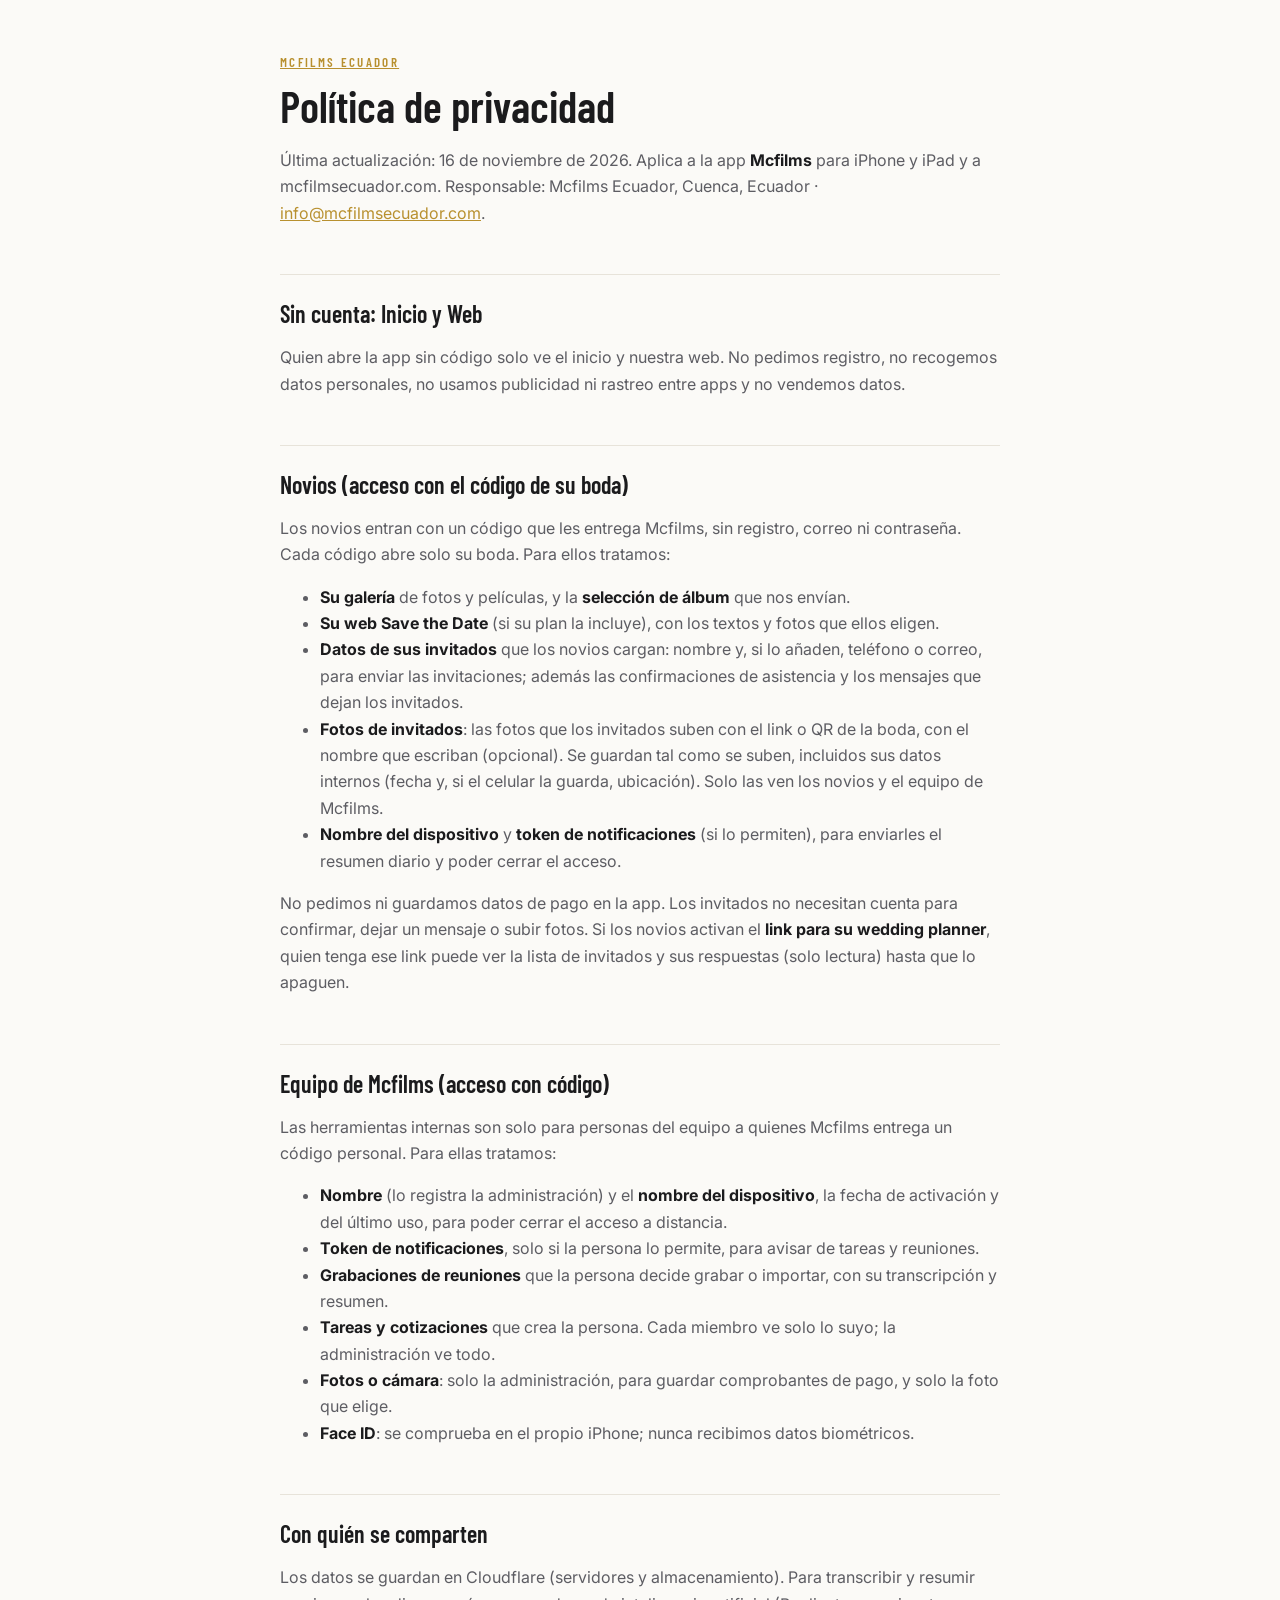
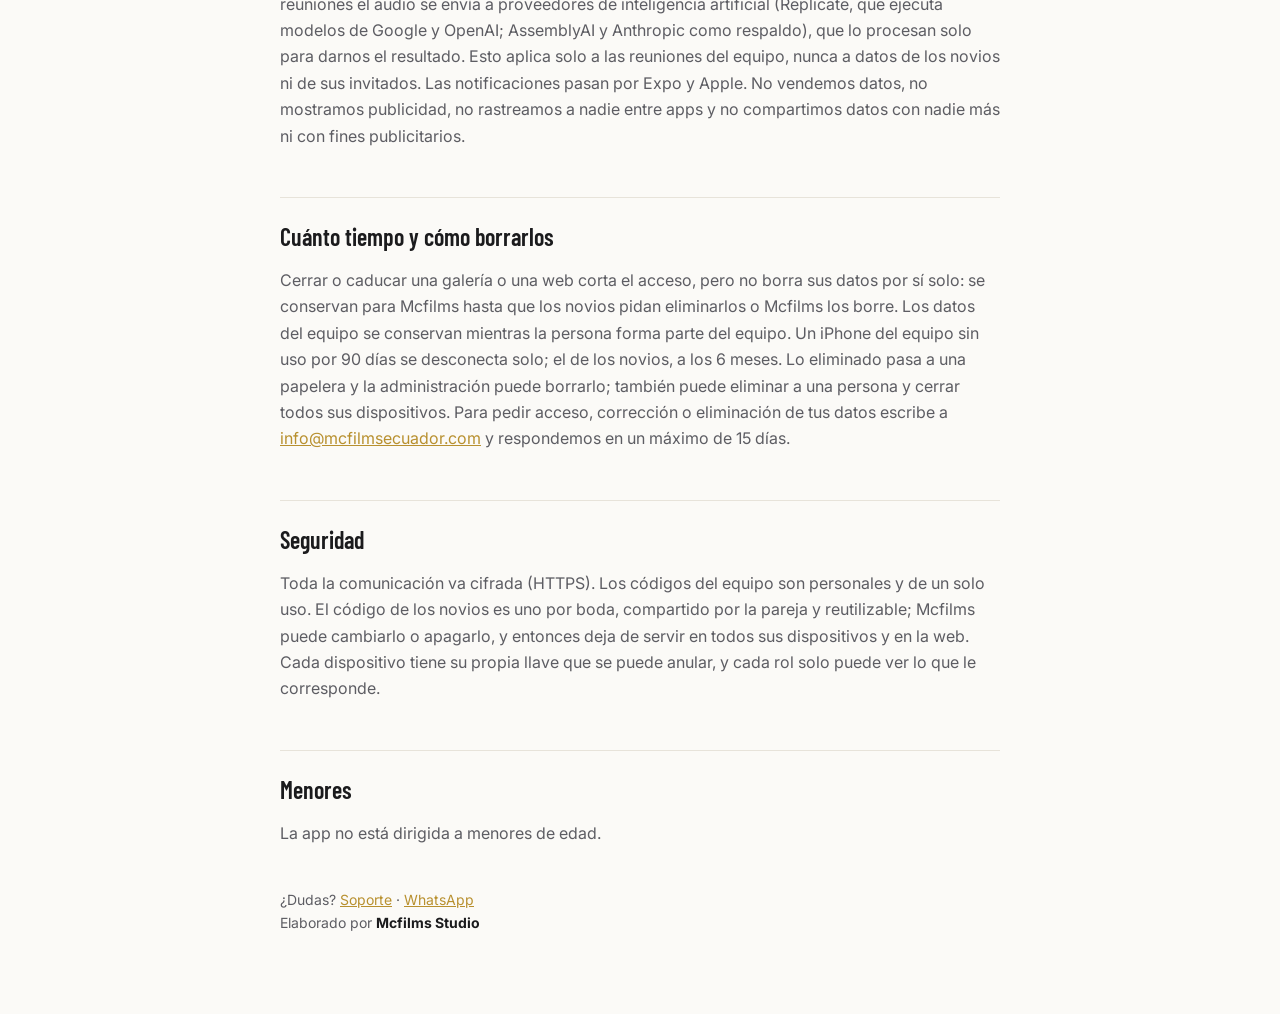
<file: privacidad.html>
<!doctype html>
<html lang="es"><head><meta charset="utf-8"><meta name="viewport" content="width=device-width,initial-scale=1">
<title>Política de privacidad · Mcfilms</title><meta name="description" content="Cómo la app y la web de Mcfilms tratan tus datos.">
<link rel="preconnect" href="https://fonts.googleapis.com"><link href="https://fonts.googleapis.com/css2?family=Barlow+Condensed:wght@500;600&family=Inter:wght@400;500;600&display=swap" rel="stylesheet">
<style>
:root{--bg:#fbfaf7;--tx:#1b1b1d;--mu:#5d5d63;--ac:#b8902f;--ln:#e7e3da}
@media (prefers-color-scheme:dark){:root{--bg:#0b0b0c;--tx:#f2f0eb;--mu:#a3a19c;--ac:#d9b25a;--ln:#26262a}}
body{margin:0;background:var(--bg);color:var(--tx);font:16px/1.65 Inter,system-ui,sans-serif}
main{max-width:720px;margin:0 auto;padding:48px 20px 80px}
a{color:var(--ac)} .eb{font:600 13px 'Barlow Condensed',sans-serif;letter-spacing:.18em;text-transform:uppercase;color:var(--ac)}
h1{font:600 44px/1.05 'Barlow Condensed',sans-serif;margin:.2em 0 .4em} h2{font:600 24px 'Barlow Condensed',sans-serif;margin:2em 0 .3em;padding-top:1em;border-top:1px solid var(--ln)}
p,li{color:var(--mu)} strong{color:var(--tx)} footer{margin-top:3em;font-size:14px;color:var(--mu)}
</style></head><body><main><a class="eb" href="/">Mcfilms Ecuador</a>
<h1>Política de privacidad</h1>
<p>Última actualización: 16 de noviembre de 2026. Aplica a la app <strong>Mcfilms</strong> para iPhone y iPad y a mcfilmsecuador.com. Responsable: Mcfilms Ecuador, Cuenca, Ecuador · <a href="mailto:info@mcfilmsecuador.com">info@mcfilmsecuador.com</a>.</p>
<h2>Sin cuenta: Inicio y Web</h2>
<p>Quien abre la app sin código solo ve el inicio y nuestra web. No pedimos registro, no recogemos datos personales, no usamos publicidad ni rastreo entre apps y no vendemos datos.</p>
<h2>Novios (acceso con el código de su boda)</h2>
<p>Los novios entran con un código que les entrega Mcfilms, sin registro, correo ni contraseña. Cada código abre solo su boda. Para ellos tratamos:</p>
<ul>
<li><strong>Su galería</strong> de fotos y películas, y la <strong>selección de álbum</strong> que nos envían.</li>
<li><strong>Su web Save the Date</strong> (si su plan la incluye), con los textos y fotos que ellos eligen.</li>
<li><strong>Datos de sus invitados</strong> que los novios cargan: nombre y, si lo añaden, teléfono o correo, para enviar las invitaciones; además las confirmaciones de asistencia y los mensajes que dejan los invitados.</li>
<li><strong>Fotos de invitados</strong>: las fotos que los invitados suben con el link o QR de la boda, con el nombre que escriban (opcional). Se guardan tal como se suben, incluidos sus datos internos (fecha y, si el celular la guarda, ubicación). Solo las ven los novios y el equipo de Mcfilms.</li>
<li><strong>Nombre del dispositivo</strong> y <strong>token de notificaciones</strong> (si lo permiten), para enviarles el resumen diario y poder cerrar el acceso.</li>
</ul>
<p>No pedimos ni guardamos datos de pago en la app. Los invitados no necesitan cuenta para confirmar, dejar un mensaje o subir fotos. Si los novios activan el <strong>link para su wedding planner</strong>, quien tenga ese link puede ver la lista de invitados y sus respuestas (solo lectura) hasta que lo apaguen.</p>
<h2>Equipo de Mcfilms (acceso con código)</h2>
<p>Las herramientas internas son solo para personas del equipo a quienes Mcfilms entrega un código personal. Para ellas tratamos:</p>
<ul>
<li><strong>Nombre</strong> (lo registra la administración) y el <strong>nombre del dispositivo</strong>, la fecha de activación y del último uso, para poder cerrar el acceso a distancia.</li>
<li><strong>Token de notificaciones</strong>, solo si la persona lo permite, para avisar de tareas y reuniones.</li>
<li><strong>Grabaciones de reuniones</strong> que la persona decide grabar o importar, con su transcripción y resumen.</li>
<li><strong>Tareas y cotizaciones</strong> que crea la persona. Cada miembro ve solo lo suyo; la administración ve todo.</li>
<li><strong>Fotos o cámara</strong>: solo la administración, para guardar comprobantes de pago, y solo la foto que elige.</li>
<li><strong>Face ID</strong>: se comprueba en el propio iPhone; nunca recibimos datos biométricos.</li>
</ul>
<h2>Con quién se comparten</h2>
<p>Los datos se guardan en Cloudflare (servidores y almacenamiento). Para transcribir y resumir reuniones el audio se envía a proveedores de inteligencia artificial (Replicate, que ejecuta modelos de Google y OpenAI; AssemblyAI y Anthropic como respaldo), que lo procesan solo para darnos el resultado. Esto aplica solo a las reuniones del equipo, nunca a datos de los novios ni de sus invitados. Las notificaciones pasan por Expo y Apple. No vendemos datos, no mostramos publicidad, no rastreamos a nadie entre apps y no compartimos datos con nadie más ni con fines publicitarios.</p>
<h2>Cuánto tiempo y cómo borrarlos</h2>
<p>Cerrar o caducar una galería o una web corta el acceso, pero no borra sus datos por sí solo: se conservan para Mcfilms hasta que los novios pidan eliminarlos o Mcfilms los borre. Los datos del equipo se conservan mientras la persona forma parte del equipo. Un iPhone del equipo sin uso por 90 días se desconecta solo; el de los novios, a los 6 meses. Lo eliminado pasa a una papelera y la administración puede borrarlo; también puede eliminar a una persona y cerrar todos sus dispositivos. Para pedir acceso, corrección o eliminación de tus datos escribe a <a href="mailto:info@mcfilmsecuador.com">info@mcfilmsecuador.com</a> y respondemos en un máximo de 15 días.</p>
<h2>Seguridad</h2>
<p>Toda la comunicación va cifrada (HTTPS). Los códigos del equipo son personales y de un solo uso. El código de los novios es uno por boda, compartido por la pareja y reutilizable; Mcfilms puede cambiarlo o apagarlo, y entonces deja de servir en todos sus dispositivos y en la web. Cada dispositivo tiene su propia llave que se puede anular, y cada rol solo puede ver lo que le corresponde.</p>
<h2>Menores</h2>
<p>La app no está dirigida a menores de edad.</p>
<footer>¿Dudas? <a href="/soporte.html">Soporte</a> · <a href="https://wa.me/593998400211">WhatsApp</a><br>Elaborado por <strong>Mcfilms Studio</strong></footer>
</main></body></html>
</file>
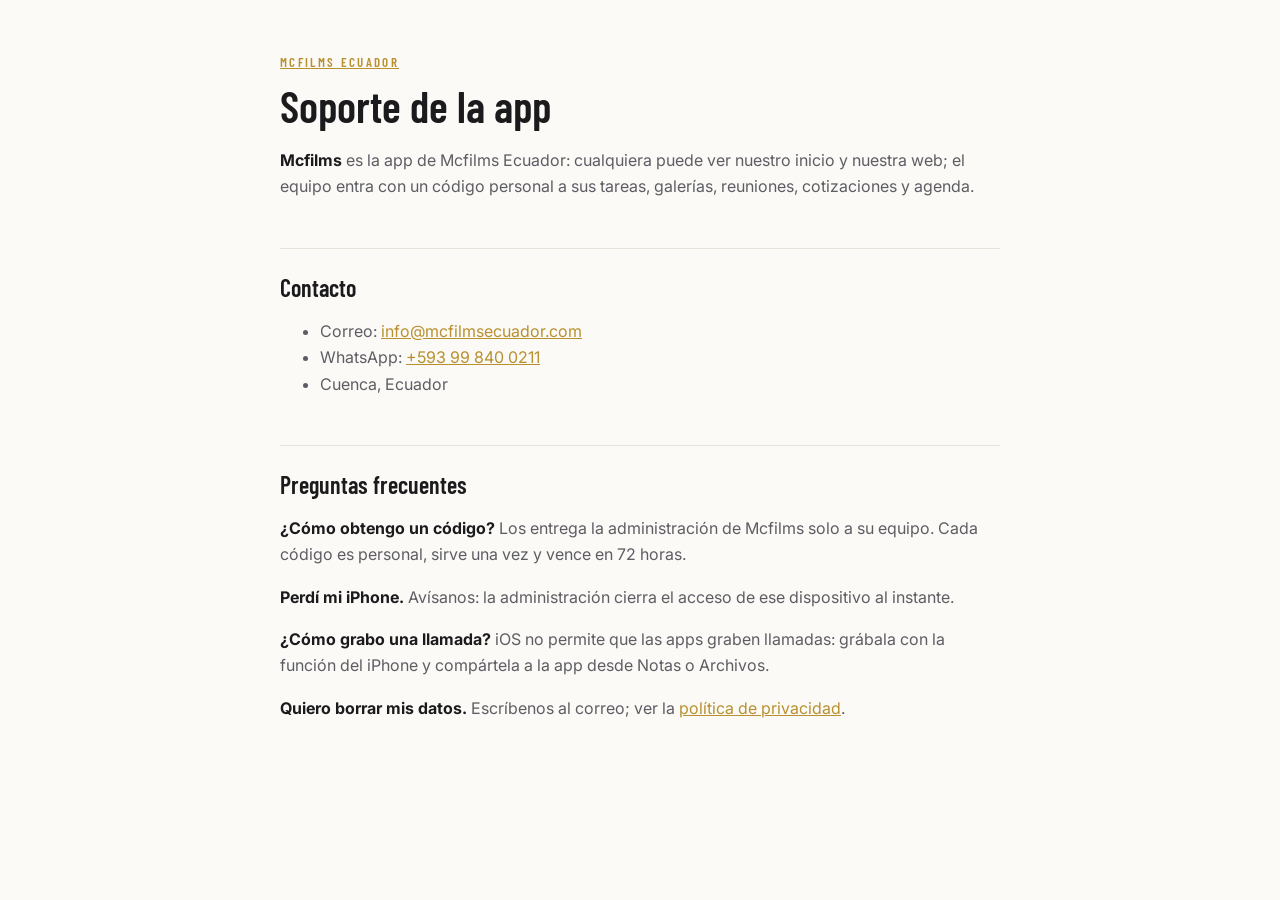
<file: soporte.html>
<!doctype html>
<html lang="es"><head><meta charset="utf-8"><meta name="viewport" content="width=device-width,initial-scale=1">
<title>Soporte · Mcfilms</title><meta name="description" content="Ayuda con la app Mcfilms.">
<link rel="preconnect" href="https://fonts.googleapis.com"><link href="https://fonts.googleapis.com/css2?family=Barlow+Condensed:wght@500;600&family=Inter:wght@400;500;600&display=swap" rel="stylesheet">
<style>
:root{--bg:#fbfaf7;--tx:#1b1b1d;--mu:#5d5d63;--ac:#b8902f;--ln:#e7e3da}
@media (prefers-color-scheme:dark){:root{--bg:#0b0b0c;--tx:#f2f0eb;--mu:#a3a19c;--ac:#d9b25a;--ln:#26262a}}
body{margin:0;background:var(--bg);color:var(--tx);font:16px/1.65 Inter,system-ui,sans-serif}
main{max-width:720px;margin:0 auto;padding:48px 20px 80px}
a{color:var(--ac)} .eb{font:600 13px 'Barlow Condensed',sans-serif;letter-spacing:.18em;text-transform:uppercase;color:var(--ac)}
h1{font:600 44px/1.05 'Barlow Condensed',sans-serif;margin:.2em 0 .4em} h2{font:600 24px 'Barlow Condensed',sans-serif;margin:2em 0 .3em;padding-top:1em;border-top:1px solid var(--ln)}
p,li{color:var(--mu)} strong{color:var(--tx)} footer{margin-top:3em;font-size:14px;color:var(--mu)}
</style></head><body><main><a class="eb" href="/">Mcfilms Ecuador</a>
<h1>Soporte de la app</h1>
<p><strong>Mcfilms</strong> es la app de Mcfilms Ecuador: cualquiera puede ver nuestro inicio y nuestra web; el equipo entra con un código personal a sus tareas, galerías, reuniones, cotizaciones y agenda.</p>
<h2>Contacto</h2>
<ul><li>Correo: <a href="mailto:info@mcfilmsecuador.com">info@mcfilmsecuador.com</a></li><li>WhatsApp: <a href="https://wa.me/593998400211">+593 99 840 0211</a></li><li>Cuenca, Ecuador</li></ul>
<h2>Preguntas frecuentes</h2>
<p><strong>¿Cómo obtengo un código?</strong> Los entrega la administración de Mcfilms solo a su equipo. Cada código es personal, sirve una vez y vence en 72 horas.</p>
<p><strong>Perdí mi iPhone.</strong> Avísanos: la administración cierra el acceso de ese dispositivo al instante.</p>
<p><strong>¿Cómo grabo una llamada?</strong> iOS no permite que las apps graben llamadas: grábala con la función del iPhone y compártela a la app desde Notas o Archivos.</p>
<p><strong>Quiero borrar mis datos.</strong> Escríbenos al correo; ver la <a href="/privacidad.html">política de privacidad</a>.</p>
</main></body></html>
</file>
